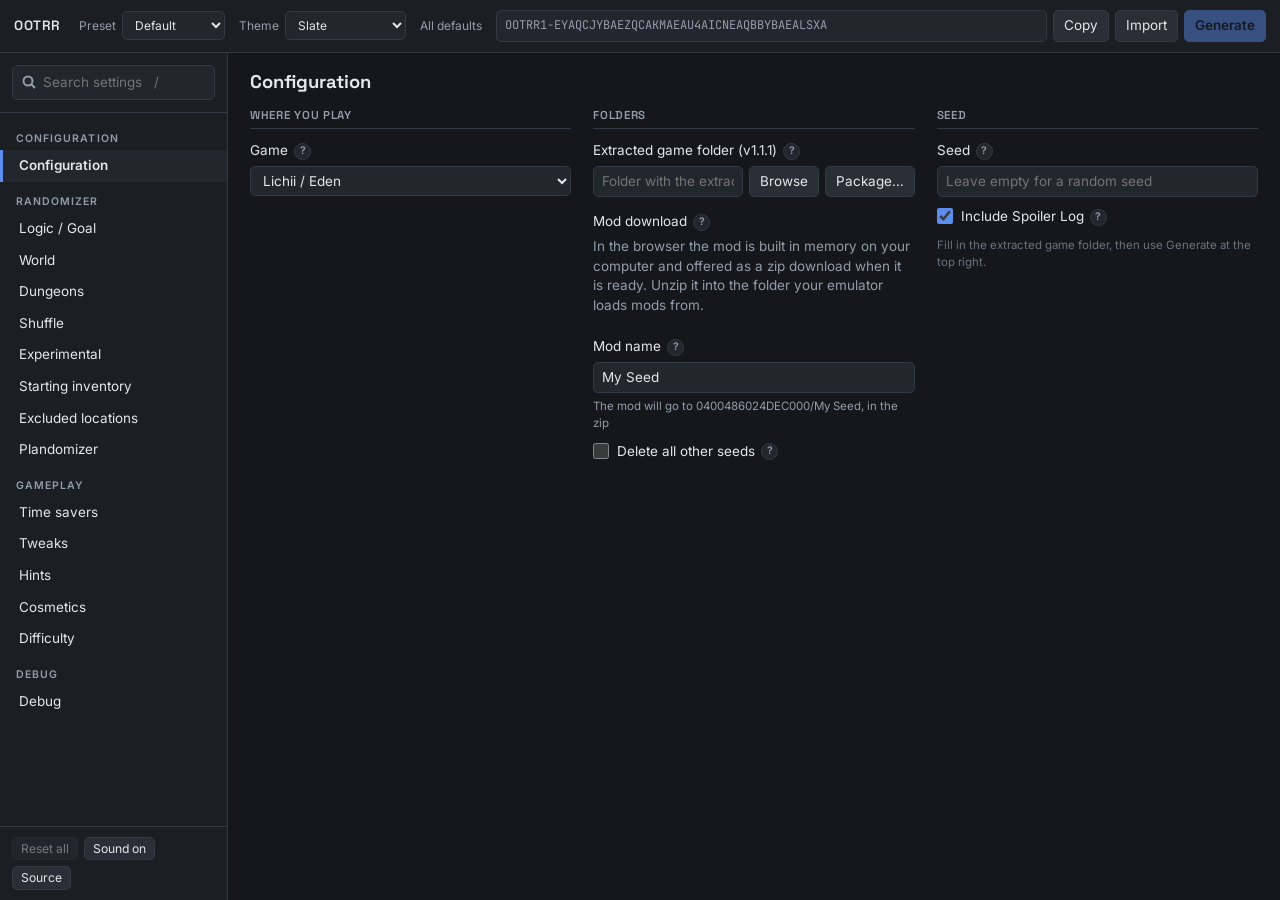
<file: index.html>
<!doctype html>
<html lang="en" data-theme="slate">
<head>
<meta charset="utf-8">
<meta name="viewport" content="width=device-width, initial-scale=1">
<meta name="color-scheme" content="light dark">
<meta name="referrer" content="no-referrer">
<title>OOTRR Web</title>
<link rel="icon" href="data:,">
<link rel="stylesheet" href="style.css">
<link rel="stylesheet" href="themes.css">
<link rel="stylesheet" href="hyrule.css">
<link rel="stylesheet" href="menu.css">
<script type="module" src="app.js"></script>
</head>
<body>
<a class="skip" href="#main">Skip to content</a>
<div class="app">
<header class="mtop" id="topbar">
<span class="mbrand"><span class="mlogo" aria-hidden="true"></span>OOTRR</span>
</header>
<div id="update" class="update hide" role="status"></div>
<div class="mbody">
<aside class="mside" id="side" aria-label="Settings menu"></aside>
<main id="main" class="mmain" tabindex="-1"><p class="loading">Loading</p></main>
</div>
</div>
<div id="tip" class="tip" role="tooltip" hidden></div>
<div id="toast" class="toast" role="status" aria-live="polite"></div>
<noscript><p class="notice error">This page needs JavaScript.</p></noscript>
</body>
</html>
</file>
<file: style.css>
:root {
  color-scheme: light dark;
  --bg: #f4f6f3;
  --card: #ffffff;
  --card2: #eef2ee;
  --text: #1c231f;
  --muted: #56635b;
  --line: #d5dcd6;
  --accent: #2c7a4d;
  --accent-text: #ffffff;
  --accent-soft: #dcefe3;
  --warn: #8a5300;
  --warn-bg: #fff1d6;
  --err: #a8231b;
  --err-bg: #fde4e1;
  --ok: #1d6b3a;
  --ok-bg: #dcf1e3;
  --info-bg: #e3eefb;
  --info: #204f86;
  --focus: #1a5fd0;
  --radius: 10px;
  --gap: 16px;
  --mono: ui-monospace, SFMono-Regular, Menlo, Consolas, "Liberation Mono", monospace;
  --sans: system-ui, -apple-system, "Segoe UI", Roboto, "Helvetica Neue", Arial, sans-serif;
}

@media (prefers-color-scheme: dark) {
  :root {
    --bg: #0f1311;
    --card: #181e1b;
    --card2: #202823;
    --text: #e6ece8;
    --muted: #9aa8a0;
    --line: #2c352f;
    --accent: #55b97f;
    --accent-text: #08130c;
    --accent-soft: #1c3426;
    --warn: #f0b95a;
    --warn-bg: #3a2c10;
    --err: #ff8f86;
    --err-bg: #43191a;
    --ok: #7fd6a0;
    --ok-bg: #173323;
    --info-bg: #17283d;
    --info: #8fbaf0;
    --focus: #7cb0ff;
  }
}

* { box-sizing: border-box; }

html { -webkit-text-size-adjust: 100%; }

body {
  margin: 0;
  background: var(--bg);
  color: var(--text);
  font: 16px/1.5 var(--sans);
}

h1, h2, h3 { line-height: 1.2; margin: 0 0 8px; }
h1 { font-size: 1.6rem; }
h2 { font-size: 1.25rem; }
h3 { font-size: 1.05rem; }
p { margin: 0 0 12px; }

a { color: var(--accent); }

:focus-visible { outline: 3px solid var(--focus); outline-offset: 2px; }

.skip { position: absolute; left: -999px; top: 0; background: var(--card); padding: 8px 12px; z-index: 50; }
.skip:focus { left: 8px; top: 8px; }

.top { position: sticky; top: 0; z-index: 20; background: var(--card); border-bottom: 1px solid var(--line); }
.top-in { max-width: 1100px; margin: 0 auto; display: flex; align-items: center; gap: 12px; padding: 8px 16px; flex-wrap: wrap; }
.brand { display: flex; align-items: center; gap: 8px; font-weight: 700; letter-spacing: 0.04em; }
.logo { width: 22px; height: 22px; border-radius: 6px; background: linear-gradient(135deg, var(--accent), var(--info)); display: inline-block; }

.steps { display: flex; gap: 6px; overflow-x: auto; flex: 1; min-width: 0; padding: 2px; scrollbar-width: thin; }
.step {
  appearance: none; border: 1px solid var(--line); background: var(--card2); color: var(--text);
  border-radius: 999px; padding: 8px 14px; min-height: 44px; font: inherit; cursor: pointer; white-space: nowrap;
  display: inline-flex; align-items: center; gap: 8px;
}
.step .n { display: inline-grid; place-items: center; width: 22px; height: 22px; border-radius: 50%; background: var(--line); font-size: 0.8rem; font-weight: 700; }
.step[aria-current="step"] { background: var(--accent); color: var(--accent-text); border-color: var(--accent); }
.step[aria-current="step"] .n { background: rgba(255, 255, 255, 0.28); color: inherit; }
.step.done .n { background: var(--ok-bg); color: var(--ok); }

main { max-width: 1000px; margin: 0 auto; padding: 20px 16px 80px; outline: none; }
main:focus-visible { outline: none; }

.card { background: var(--card); border: 1px solid var(--line); border-radius: var(--radius); padding: 16px; margin-bottom: var(--gap); }
.card > :last-child { margin-bottom: 0; }
.muted { color: var(--muted); }
.small { font-size: 0.875rem; }
.mono { font-family: var(--mono); }
.grow { flex: 1 1 auto; min-width: 0; }
.row { display: flex; gap: 10px; align-items: center; flex-wrap: wrap; }
.row.top { align-items: flex-start; }
.between { justify-content: space-between; }
.stack > * + * { margin-top: 12px; }
.gap-s { gap: 6px; }

label.lbl { display: block; font-weight: 600; margin-bottom: 4px; }

input[type="text"], input[type="number"], input[type="search"], select, textarea {
  width: 100%; min-height: 44px; padding: 8px 12px; font: inherit; color: var(--text); background: var(--card);
  border: 1px solid var(--line); border-radius: 8px;
}
input[type="number"] { max-width: 9em; }
textarea { min-height: 96px; resize: vertical; font-family: var(--mono); font-size: 0.9rem; }
input:disabled, select:disabled, textarea:disabled { opacity: 0.55; cursor: not-allowed; }
.pathrow { display: flex; gap: 8px; }
.pathrow input { flex: 1 1 auto; min-width: 0; }

.btn {
  appearance: none; font: inherit; font-weight: 600; cursor: pointer; min-height: 44px; padding: 8px 18px;
  border-radius: 8px; border: 1px solid var(--line); background: var(--card2); color: var(--text);
  display: inline-flex; align-items: center; justify-content: center; gap: 8px; text-decoration: none;
}
.btn:hover { border-color: var(--accent); }
.btn.primary { background: var(--accent); color: var(--accent-text); border-color: var(--accent); }
.btn.primary:hover { filter: brightness(1.08); }
.btn.small { min-height: 36px; padding: 4px 12px; font-size: 0.875rem; }
a.btn { text-decoration: none; display: inline-flex; align-items: center; }
.btn:disabled { opacity: 0.5; cursor: not-allowed; filter: none; }

.notice { white-space: pre-line; border-radius: 8px; padding: 10px 14px; margin: 0 0 12px; border: 1px solid transparent; }
.notice.info { background: var(--info-bg); color: var(--info); }
.notice.warn { background: var(--warn-bg); color: var(--warn); }
.notice.error { background: var(--err-bg); color: var(--err); }
.notice.ok { background: var(--ok-bg); color: var(--ok); }
.notice > :last-child { margin-bottom: 0; }

.checks { list-style: none; margin: 8px 0 0; padding: 0; }
.checks li { display: flex; gap: 8px; align-items: baseline; }
.mark { font-weight: 700; width: 1.2em; text-align: center; flex: none; }
.mark.ok { color: var(--ok); }
.mark.bad { color: var(--err); }
.mark.wait { color: var(--muted); }

.tabs { display: flex; gap: 6px; overflow-x: auto; padding: 2px 2px 8px; scrollbar-width: thin; }
.tab {
  appearance: none; font: inherit; cursor: pointer; border: 1px solid var(--line); background: var(--card2); color: var(--text);
  border-radius: 8px; padding: 8px 14px; min-height: 44px; white-space: nowrap;
}
.tab[aria-selected="true"] { background: var(--accent-soft); border-color: var(--accent); font-weight: 700; }

.toolbar { display: grid; gap: 10px; grid-template-columns: 1fr; margin-bottom: 12px; }
@media (min-width: 700px) { .toolbar { grid-template-columns: 1fr 1fr; } }

.settings { display: grid; gap: 12px; grid-template-columns: 1fr; }
@media (min-width: 800px) { .settings { grid-template-columns: 1fr 1fr; } }
.setting { background: var(--card); border: 1px solid var(--line); border-radius: var(--radius); padding: 12px 14px; }
.setting[hidden] { display: none; }
.setting.off { opacity: 0.6; background: var(--card2); }
.setting.wide { grid-column: 1 / -1; }
.setting .head { display: flex; gap: 8px; align-items: baseline; justify-content: space-between; margin-bottom: 6px; }
.setting .title { font-weight: 600; }
.badge { font-size: 0.72rem; border: 1px solid var(--line); border-radius: 999px; padding: 1px 8px; color: var(--muted); white-space: nowrap; }
.hint { color: var(--muted); font-size: 0.875rem; margin-top: 6px; overflow-wrap: anywhere; }
.depnote { color: var(--warn); font-size: 0.875rem; margin-top: 6px; }
.groupnote { color: var(--muted); margin: 0 0 12px; }

.switch { display: flex; align-items: center; gap: 12px; min-height: 44px; cursor: pointer; }
.switch input { width: 22px; height: 22px; accent-color: var(--accent); flex: none; }

.chips { display: flex; flex-wrap: wrap; gap: 6px; margin-top: 8px; }
.chip { display: inline-flex; align-items: center; gap: 6px; border: 1px solid var(--line); border-radius: 999px; padding: 6px 12px; min-height: 40px; background: var(--card); cursor: pointer; }
.chip input { accent-color: var(--accent); width: 18px; height: 18px; }
.chip.on { background: var(--accent-soft); border-color: var(--accent); }
details > summary { cursor: pointer; min-height: 44px; display: flex; align-items: center; font-weight: 600; }

.stringbar { background: var(--card); border: 1px solid var(--line); border-radius: var(--radius); padding: 12px 14px; margin-bottom: 12px; }
.stringbox { display: flex; gap: 8px; }
.stringbox input { font-family: var(--mono); font-size: 0.9rem; flex: 1 1 auto; min-width: 0; }

.preset-grid { display: grid; gap: 8px; grid-template-columns: repeat(auto-fill, minmax(150px, 1fr)); margin-bottom: 12px; }
.preset { text-align: left; appearance: none; font: inherit; color: var(--text); cursor: pointer; background: var(--card); border: 1px solid var(--line); border-radius: 8px; padding: 10px 12px; min-height: 44px; }
.preset[aria-pressed="true"] { border-color: var(--accent); background: var(--accent-soft); }
.preset:disabled { opacity: 0.5; cursor: not-allowed; }
.preset b { display: block; }
.preset span { color: var(--muted); font-size: 0.82rem; }

.table-wrap { overflow-x: auto; border: 1px solid var(--line); border-radius: 8px; }
table { border-collapse: collapse; width: 100%; font-size: 0.92rem; }
th, td { text-align: left; padding: 8px 12px; border-bottom: 1px solid var(--line); vertical-align: top; overflow-wrap: anywhere; }
th { background: var(--card2); position: sticky; top: 0; }
tr:last-child td { border-bottom: none; }

dl.kv { display: grid; grid-template-columns: max-content 1fr; gap: 4px 16px; margin: 0; }
dl.kv dt { color: var(--muted); }
dl.kv dd { margin: 0; overflow-wrap: anywhere; }
@media (max-width: 520px) { dl.kv { grid-template-columns: 1fr; gap: 0; } dl.kv dd { margin-bottom: 8px; } }

progress { width: 100%; height: 14px; accent-color: var(--accent); }
.steps-list { list-style: none; padding: 0; margin: 8px 0; }
.steps-list li { display: flex; gap: 8px; padding: 4px 0; }

.overlay { position: fixed; inset: 0; background: rgba(0, 0, 0, 0.5); z-index: 40; display: grid; place-items: center; padding: 12px; }
.dialog { background: var(--card); border: 1px solid var(--line); border-radius: var(--radius); width: min(640px, 100%); max-height: min(88vh, 720px); display: flex; flex-direction: column; }
.dialog > header { padding: 12px 16px; border-bottom: 1px solid var(--line); }
.dialog > footer { padding: 12px 16px; border-top: 1px solid var(--line); display: flex; gap: 8px; justify-content: flex-end; flex-wrap: wrap; }
.dialog .body { padding: 12px 16px; overflow: auto; flex: 1 1 auto; }
.ents { list-style: none; margin: 8px 0 0; padding: 0; }
.ents button { appearance: none; width: 100%; text-align: left; font: inherit; color: var(--text); background: none; border: 0; border-bottom: 1px solid var(--line); padding: 10px 6px; min-height: 44px; cursor: pointer; display: flex; gap: 10px; }
.ents button:hover:not(:disabled) { background: var(--card2); }
.ents button:disabled { color: var(--muted); cursor: default; }

.toast { position: fixed; left: 50%; bottom: 16px; transform: translateX(-50%); z-index: 60; max-width: min(92vw, 520px); pointer-events: none; }
.toast .t { background: var(--text); color: var(--bg); padding: 10px 16px; border-radius: 8px; margin-top: 8px; box-shadow: 0 4px 16px rgba(0, 0, 0, 0.3); }

.loading { color: var(--muted); }
.hide { display: none !important; }
.update { background: var(--info-bg); color: var(--info); border-bottom: 1px solid var(--line); }
.update-in { max-width: 1000px; margin: 0 auto; padding: 8px 16px; display: flex; align-items: center; justify-content: center; gap: 10px; flex-wrap: wrap; }
.update-text { flex: 0 1 auto; text-align: center; }
.plando-list { list-style: none; padding: 0; margin: 8px 0; display: grid; gap: 6px; }
.plando-list li { display: flex; align-items: center; justify-content: space-between; gap: 8px; }
.plando-list li span { min-width: 0; overflow-wrap: anywhere; }

@media (max-width: 700px) {
  .steps { order: 3; flex: 1 1 100%; }
}

@media (max-width: 520px) {
  main { padding: 14px 12px 80px; }
  .top-in { padding: 6px 12px; }
  .card { padding: 12px; }
  .brand .name { display: none; }
  .btn.block-s { width: 100%; }
}

@media (prefers-reduced-motion: no-preference) {
  .btn, .step, .tab, .preset, .chip { transition: background-color 0.12s, border-color 0.12s; }
}

.excl-pool { list-style: none; padding: 0; margin: 8px 0; max-height: 180px; overflow: auto; display: grid; gap: 2px; }
.excl-pool li { padding: 4px 8px; border-radius: 6px; cursor: grab; background: var(--surface-2, rgba(128,128,128,.12)); overflow-wrap: anywhere; }
.excl-zone { min-height: 48px; padding: 8px; border: 2px dashed rgba(128,128,128,.5); border-radius: 8px; }
.excl-zone.over { border-color: currentColor; }
.excl-chosen { list-style: none; padding: 0; margin: 0; display: grid; gap: 6px; }
.excl-chosen li { display: flex; align-items: center; justify-content: space-between; gap: 8px; }
.excl-chosen li span { min-width: 0; overflow-wrap: anywhere; }
</file>
<file: themes.css>
.themepick { margin-left: auto; flex: none; }
.themepick select { width: auto; min-height: 36px; padding: 4px 10px; font-size: 0.9rem; }

html[data-theme="win95"] {
  color-scheme: light;
  --bg: #008080;
  --card: #c0c0c0;
  --card2: #c0c0c0;
  --text: #000000;
  --muted: #404040;
  --line: #808080;
  --accent: #000080;
  --accent-text: #ffffff;
  --accent-soft: #ffffff;
  --warn: #5c3d00;
  --warn-bg: #ffffcc;
  --err: #800000;
  --err-bg: #ffd8d8;
  --ok: #004d00;
  --ok-bg: #d8ffd8;
  --info: #000080;
  --info-bg: #e0e8ff;
  --focus: #000080;
  --radius: 0px;
  --sans: Tahoma, "MS Sans Serif", "Microsoft Sans Serif", Arial, sans-serif;
  --mono: "Lucida Console", "Courier New", monospace;
}
html[data-theme="win95"] body { font-size: 14px; }
html[data-theme="win95"] :focus-visible { outline: 1px dotted #000; outline-offset: -4px; }
html[data-theme="win95"] .top { background: linear-gradient(90deg, #000080, #1084d0); color: #fff; border-bottom: 2px solid #404040; }
html[data-theme="win95"] .brand, html[data-theme="win95"] .brand .name { color: #fff; }
html[data-theme="win95"] .card,
html[data-theme="win95"] .setting,
html[data-theme="win95"] .stringbar,
html[data-theme="win95"] .dialog {
  border: 0;
  box-shadow: inset -1px -1px #404040, inset 1px 1px #ffffff, inset -2px -2px #808080, inset 2px 2px #dfdfdf;
}
html[data-theme="win95"] .card > h2:first-child {
  background: linear-gradient(90deg, #000080, #1084d0); color: #fff; margin: -16px -16px 12px; padding: 3px 8px; font-size: 0.95rem;
}
html[data-theme="win95"] .btn,
html[data-theme="win95"] .step,
html[data-theme="win95"] .tab,
html[data-theme="win95"] .preset,
html[data-theme="win95"] .chip,
html[data-theme="win95"] .themepick select {
  border: 0; border-radius: 0; background: #c0c0c0; color: #000;
  box-shadow: inset -1px -1px #000000, inset 1px 1px #ffffff, inset -2px -2px #808080, inset 2px 2px #dfdfdf;
}
html[data-theme="win95"] .btn:active,
html[data-theme="win95"] .step:active,
html[data-theme="win95"] .tab[aria-selected="true"],
html[data-theme="win95"] .preset[aria-pressed="true"],
html[data-theme="win95"] .chip.on {
  background: #d8d8d8;
  box-shadow: inset 1px 1px #000000, inset -1px -1px #ffffff, inset 2px 2px #808080, inset -2px -2px #dfdfdf;
}
html[data-theme="win95"] .btn.primary { font-weight: 700; outline: 1px solid #000; background: #c0c0c0; color: #000; }
html[data-theme="win95"] .btn.primary:hover { filter: none; }
html[data-theme="win95"] .btn:hover { border-color: transparent; }
html[data-theme="win95"] .step[aria-current="step"] { background: #000080; color: #fff; }
html[data-theme="win95"] .step .n { background: #808080; color: #fff; border-radius: 0; }
html[data-theme="win95"] input[type="text"],
html[data-theme="win95"] input[type="number"],
html[data-theme="win95"] input[type="search"],
html[data-theme="win95"] select,
html[data-theme="win95"] textarea {
  border: 0; border-radius: 0; background: #ffffff;
  box-shadow: inset -1px -1px #ffffff, inset 1px 1px #808080, inset -2px -2px #dfdfdf, inset 2px 2px #404040;
}
html[data-theme="win95"] .themepick select { background: #c0c0c0; }
html[data-theme="win95"] .table-wrap { border: 0; box-shadow: inset 1px 1px #808080, inset -1px -1px #ffffff; background: #fff; }
html[data-theme="win95"] th { background: #c0c0c0; box-shadow: inset -1px -1px #404040, inset 1px 1px #ffffff; }
html[data-theme="win95"] .notice { border: 1px solid #000; border-radius: 0; }
html[data-theme="win95"] progress { accent-color: #000080; }
html[data-theme="win95"] .badge, html[data-theme="win95"] .chip { border-radius: 0; }
html[data-theme="win95"] .toast .t { background: #ffffe1; color: #000; border: 1px solid #000; border-radius: 0; box-shadow: none; }

html[data-theme="winxp"] {
  color-scheme: light;
  --bg: #5a8fe0;
  --card: #ece9d8;
  --card2: #f6f4ea;
  --text: #000000;
  --muted: #4a4a4a;
  --line: #aca899;
  --accent: #316ac5;
  --accent-text: #ffffff;
  --accent-soft: #c1d2ee;
  --warn: #6b4500;
  --warn-bg: #fff8c9;
  --err: #8a1a12;
  --err-bg: #fde4e1;
  --ok: #1b5e20;
  --ok-bg: #dff3d9;
  --info: #0a3a85;
  --info-bg: #dbe8fb;
  --focus: #316ac5;
  --radius: 4px;
  --sans: Tahoma, "Trebuchet MS", "Segoe UI", Arial, sans-serif;
}
html[data-theme="winxp"] body {
  font-size: 14px;
  background: linear-gradient(180deg, #2a62d6 0%, #7ab0f0 38%, #bfe0ff 46%, #7bbf4a 47%, #3f8a22 100%) fixed;
}
html[data-theme="winxp"] .top { background: linear-gradient(180deg, #245edb 0%, #3f8cf3 10%, #245edb 55%, #1941a5 100%); border-bottom: 2px solid #0b2a86; color: #fff; }
html[data-theme="winxp"] .brand, html[data-theme="winxp"] .brand .name { color: #fff; text-shadow: 1px 1px 0 #0b2a86; }
html[data-theme="winxp"] .card,
html[data-theme="winxp"] .dialog {
  border: 3px solid #0831d9; border-top-width: 0; border-radius: 0 0 6px 6px; overflow: hidden;
  box-shadow: 2px 4px 10px rgba(0, 0, 0, 0.35);
}
html[data-theme="winxp"] .card > h2:first-child {
  background: linear-gradient(180deg, #0a5fe0 0%, #3a93ff 9%, #0a5fe0 22%, #0050d0 88%, #003fc0 100%);
  color: #fff; text-shadow: 1px 1px 0 #0a246a; margin: -16px -16px 12px; padding: 5px 10px; font-size: 0.95rem; border-radius: 7px 7px 0 0;
}
html[data-theme="winxp"] .setting, html[data-theme="winxp"] .stringbar { border: 1px solid #aca899; border-radius: 3px; background: #f6f4ea; }
html[data-theme="winxp"] .btn,
html[data-theme="winxp"] .tab,
html[data-theme="winxp"] .preset,
html[data-theme="winxp"] .chip,
html[data-theme="winxp"] .themepick select {
  border: 1px solid #003c74; border-radius: 3px; color: #000;
  background: linear-gradient(180deg, #ffffff 0%, #f1f0e8 80%, #d6d0c0 100%);
}
html[data-theme="winxp"] .btn:hover, html[data-theme="winxp"] .tab:hover { box-shadow: inset 0 0 0 2px #f9c346; border-color: #003c74; }
html[data-theme="winxp"] .btn.primary { background: linear-gradient(180deg, #8fdc7b 0%, #3ea53a 50%, #2b8a29 100%); color: #fff; text-shadow: 0 1px 1px #145214; border-color: #145214; }
html[data-theme="winxp"] .step { border: 1px solid #0b2a86; border-radius: 3px; color: #fff; background: linear-gradient(180deg, #4f94f5, #2b61d8); }
html[data-theme="winxp"] .step[aria-current="step"] { background: linear-gradient(180deg, #8fdc7b 0%, #3ea53a 50%, #2b8a29 100%); border-color: #145214; }
html[data-theme="winxp"] .step .n { background: rgba(255, 255, 255, 0.3); color: #fff; }
html[data-theme="winxp"] .tab[aria-selected="true"], html[data-theme="winxp"] .preset[aria-pressed="true"], html[data-theme="winxp"] .chip.on { background: #c1d2ee; border-color: #316ac5; }
html[data-theme="winxp"] input[type="text"],
html[data-theme="winxp"] input[type="number"],
html[data-theme="winxp"] input[type="search"],
html[data-theme="winxp"] select,
html[data-theme="winxp"] textarea { border: 1px solid #7f9db9; border-radius: 2px; background: #fff; }
html[data-theme="winxp"] th { background: linear-gradient(180deg, #ffffff, #ece9d8); }
html[data-theme="winxp"] .table-wrap { border: 1px solid #7f9db9; border-radius: 2px; }
html[data-theme="winxp"] .toast .t { background: #ffffe1; color: #000; border: 1px solid #000; }

html[data-theme="vista"] {
  color-scheme: dark;
  --bg: #0d2c4d;
  --card: rgba(255, 255, 255, 0.16);
  --card2: rgba(255, 255, 255, 0.24);
  --text: #ffffff;
  --muted: #d2e4f6;
  --line: rgba(255, 255, 255, 0.5);
  --accent: #4ab8ff;
  --accent-text: #04233f;
  --accent-soft: rgba(74, 184, 255, 0.35);
  --warn: #fff0b0;
  --warn-bg: rgba(255, 190, 40, 0.32);
  --err: #ffd4cf;
  --err-bg: rgba(220, 50, 40, 0.42);
  --ok: #d4ffd9;
  --ok-bg: rgba(50, 190, 80, 0.36);
  --info: #e3f1ff;
  --info-bg: rgba(60, 140, 230, 0.36);
  --focus: #ffffff;
  --radius: 8px;
  --sans: "Segoe UI", Calibri, "Trebuchet MS", system-ui, sans-serif;
}
html[data-theme="vista"] body {
  background:
    radial-gradient(ellipse 60% 45% at 18% 12%, rgba(90, 210, 255, 0.75), transparent 70%),
    radial-gradient(ellipse 55% 50% at 85% 25%, rgba(60, 220, 160, 0.55), transparent 70%),
    radial-gradient(ellipse 70% 55% at 50% 110%, rgba(20, 90, 200, 0.85), transparent 70%),
    linear-gradient(160deg, #0b2547, #0d4a78 55%, #0a2f55) fixed;
  text-shadow: 0 1px 2px rgba(0, 20, 50, 0.55);
}
html[data-theme="vista"] .top, html[data-theme="vista"] .card, html[data-theme="vista"] .setting, html[data-theme="vista"] .stringbar, html[data-theme="vista"] .dialog {
  -webkit-backdrop-filter: blur(14px) saturate(1.4); backdrop-filter: blur(14px) saturate(1.4);
  border: 1px solid rgba(255, 255, 255, 0.55);
  box-shadow: 0 6px 22px rgba(0, 20, 60, 0.45), inset 0 1px 0 rgba(255, 255, 255, 0.6), inset 0 0 0 1px rgba(255, 255, 255, 0.12);
}
html[data-theme="vista"] .card > h2:first-child { margin: -16px -16px 12px; padding: 6px 12px; background: linear-gradient(180deg, rgba(255, 255, 255, 0.5), rgba(255, 255, 255, 0.12) 50%, rgba(255, 255, 255, 0.2) 52%); border-radius: 7px 7px 0 0; font-size: 1rem; }
html[data-theme="vista"] .btn,
html[data-theme="vista"] .tab,
html[data-theme="vista"] .preset,
html[data-theme="vista"] .chip,
html[data-theme="vista"] .themepick select {
  color: #0a1a2e; text-shadow: none; border: 1px solid rgba(20, 40, 70, 0.7); border-radius: 4px;
  background: linear-gradient(180deg, #fbfdff 0%, #e4edf8 48%, #c9d9ee 52%, #dbe8f8 100%);
  box-shadow: inset 0 1px 0 rgba(255, 255, 255, 0.9), 0 1px 2px rgba(0, 20, 50, 0.4);
}
html[data-theme="vista"] .btn:hover { background: linear-gradient(180deg, #ffffff 0%, #d9f0ff 48%, #a9dcff 52%, #c9ecff 100%); border-color: #1d6fb5; }
html[data-theme="vista"] .btn.primary { background: linear-gradient(180deg, #d9f3ff 0%, #8fd3ff 48%, #3fa8ef 52%, #85d1ff 100%); border-color: #0e5d9e; font-weight: 700; }
html[data-theme="vista"] .step { color: #0a1a2e; text-shadow: none; border: 1px solid rgba(20, 40, 70, 0.7); background: linear-gradient(180deg, #fbfdff, #dbe8f8); }
html[data-theme="vista"] .step[aria-current="step"] { background: linear-gradient(180deg, #d9f3ff 0%, #8fd3ff 48%, #3fa8ef 52%, #85d1ff 100%); }
html[data-theme="vista"] .step .n { background: rgba(10, 30, 60, 0.18); color: #0a1a2e; }
html[data-theme="vista"] .tab[aria-selected="true"], html[data-theme="vista"] .preset[aria-pressed="true"], html[data-theme="vista"] .chip.on { background: linear-gradient(180deg, #d9f3ff, #8fd3ff); }
html[data-theme="vista"] input[type="text"],
html[data-theme="vista"] input[type="number"],
html[data-theme="vista"] input[type="search"],
html[data-theme="vista"] select,
html[data-theme="vista"] textarea { background: rgba(255, 255, 255, 0.92); color: #0a1a2e; text-shadow: none; border: 1px solid rgba(20, 40, 70, 0.6); border-radius: 4px; }
html[data-theme="vista"] th { background: rgba(255, 255, 255, 0.3); }
html[data-theme="vista"] .table-wrap { background: rgba(0, 20, 50, 0.3); }
html[data-theme="vista"] .ents button, html[data-theme="vista"] .ents button:hover:not(:disabled) { color: #fff; }

html[data-theme="pinkblack"] {
  color-scheme: dark;
  --bg: #070707;
  --card: #141014;
  --card2: #1e1420;
  --text: #ffe6f3;
  --muted: #cf8fb0;
  --line: #43203a;
  --accent: #ff2d95;
  --accent-text: #0a0a0a;
  --accent-soft: #3d0f2b;
  --warn: #ffd37a;
  --warn-bg: #3a2a10;
  --err: #ff9aa8;
  --err-bg: #44131f;
  --ok: #9ff0c6;
  --ok-bg: #12331f;
  --info: #ffb3dc;
  --info-bg: #2f1330;
  --focus: #ff7ac1;
  --radius: 4px;
}
html[data-theme="pinkblack"] body { background: radial-gradient(ellipse at 50% -10%, #3a0d2a 0%, #070707 60%) fixed; }
html[data-theme="pinkblack"] .top { border-bottom: 2px solid #ff2d95; box-shadow: 0 2px 18px rgba(255, 45, 149, 0.35); }
html[data-theme="pinkblack"] .brand .name { color: #ff2d95; text-shadow: 0 0 10px rgba(255, 45, 149, 0.8); }
html[data-theme="pinkblack"] .logo { background: #ff2d95; box-shadow: 0 0 12px #ff2d95; border-radius: 2px; }
html[data-theme="pinkblack"] .card, html[data-theme="pinkblack"] .setting, html[data-theme="pinkblack"] .stringbar { border-color: #5a2147; }
html[data-theme="pinkblack"] .card > h2:first-child { color: #ff2d95; text-transform: uppercase; letter-spacing: 0.08em; }
html[data-theme="pinkblack"] .btn.primary { box-shadow: 0 0 14px rgba(255, 45, 149, 0.55); }
html[data-theme="pinkblack"] .btn:hover { border-color: #ff2d95; }
html[data-theme="pinkblack"] .step[aria-current="step"] { box-shadow: 0 0 12px rgba(255, 45, 149, 0.6); }
html[data-theme="pinkblack"] progress { accent-color: #ff2d95; }
html[data-theme="pinkblack"] th { color: #ff7ac1; }

html[data-theme="terminal"] {
  color-scheme: dark;
  --bg: #000000;
  --card: #020a03;
  --card2: #04140a;
  --text: #39ff6a;
  --muted: #1fb446;
  --line: #0f6a2a;
  --accent: #39ff6a;
  --accent-text: #000000;
  --accent-soft: #063d17;
  --warn: #ffd84a;
  --warn-bg: #2a2400;
  --err: #ff5a5a;
  --err-bg: #2a0606;
  --ok: #39ff6a;
  --ok-bg: #04200c;
  --info: #5affd0;
  --info-bg: #02201a;
  --focus: #b6ffc8;
  --radius: 0px;
  --sans: var(--mono);
}
html[data-theme="terminal"] body { font-size: 15px; text-shadow: 0 0 5px rgba(57, 255, 106, 0.45); }
html[data-theme="terminal"] .brand .name::before { content: "> "; }
html[data-theme="terminal"] .logo { border-radius: 0; background: #39ff6a; }
html[data-theme="terminal"] .btn, html[data-theme="terminal"] .step, html[data-theme="terminal"] .tab, html[data-theme="terminal"] .preset, html[data-theme="terminal"] .chip { border-radius: 0; text-transform: lowercase; }
html[data-theme="terminal"] .step { border-radius: 0; }
html[data-theme="terminal"] input, html[data-theme="terminal"] select, html[data-theme="terminal"] textarea { border-radius: 0; }

html[data-theme="nord"] {
  color-scheme: dark;
  --bg: #2e3440;
  --card: #3b4252;
  --card2: #434c5e;
  --text: #eceff4;
  --muted: #b4bccb;
  --line: #4c566a;
  --accent: #88c0d0;
  --accent-text: #2e3440;
  --accent-soft: #3d5663;
  --warn: #ebcb8b;
  --warn-bg: #4a4130;
  --err: #e29ca3;
  --err-bg: #4f3338;
  --ok: #b5d3a0;
  --ok-bg: #384a3c;
  --info: #9db6d4;
  --info-bg: #34455a;
  --focus: #8fbcbb;
}

html[data-theme="sunset"] {
  color-scheme: dark;
  --bg: #1a0f26;
  --card: #2a1738;
  --card2: #3a1f4a;
  --text: #ffeedd;
  --muted: #d8b7c9;
  --line: #5a2f63;
  --accent: #ff8a3d;
  --accent-text: #1a0b05;
  --accent-soft: #4b2a3f;
  --warn: #ffd37a;
  --warn-bg: #44301a;
  --err: #ff9f9f;
  --err-bg: #4a1a2a;
  --ok: #a7f0c0;
  --ok-bg: #173a2c;
  --info: #ffc2ea;
  --info-bg: #3a1e4a;
  --focus: #ffb36b;
  --radius: 12px;
}
html[data-theme="sunset"] body { background: linear-gradient(180deg, #2b1148 0%, #5a1d5a 40%, #b5413f 78%, #ff8a3d 100%) fixed; }
html[data-theme="sunset"] .card, html[data-theme="sunset"] .setting, html[data-theme="sunset"] .stringbar { background: rgba(26, 12, 38, 0.82); }
html[data-theme="sunset"] .top { background: rgba(26, 12, 38, 0.9); }

html[data-theme="paper"] {
  color-scheme: light;
  --bg: #f1e8d2;
  --card: #fbf6e8;
  --card2: #f1e7cf;
  --text: #3b2f1e;
  --muted: #6e5d44;
  --line: #d7c8a4;
  --accent: #8f4a1c;
  --accent-text: #ffffff;
  --accent-soft: #ecd8b4;
  --warn: #7a4a00;
  --warn-bg: #fbeabf;
  --err: #8a1f17;
  --err-bg: #f8dcd5;
  --ok: #2f5d2a;
  --ok-bg: #e0ecd0;
  --info: #274b6e;
  --info-bg: #dde6ee;
  --focus: #8f4a1c;
  --radius: 6px;
  --sans: Georgia, "Iowan Old Style", "Palatino Linotype", serif;
}

html[data-theme="contrast"] {
  color-scheme: dark;
  --bg: #000000;
  --card: #000000;
  --card2: #000000;
  --text: #ffffff;
  --muted: #e6e6e6;
  --line: #ffffff;
  --accent: #ffff00;
  --accent-text: #000000;
  --accent-soft: #1c1c00;
  --warn: #ffff00;
  --warn-bg: #000000;
  --err: #ff8080;
  --err-bg: #000000;
  --ok: #80ff80;
  --ok-bg: #000000;
  --info: #80d0ff;
  --info-bg: #000000;
  --focus: #00ffff;
  --radius: 0px;
}
html[data-theme="contrast"] .card, html[data-theme="contrast"] .setting, html[data-theme="contrast"] .btn, html[data-theme="contrast"] input, html[data-theme="contrast"] select, html[data-theme="contrast"] textarea, html[data-theme="contrast"] .notice { border-width: 2px; border-style: solid; border-color: #ffffff; }
html[data-theme="contrast"] .notice { border-color: currentColor; }
html[data-theme="contrast"] a { text-decoration: underline; }
</file>
<file: hyrule.css>
@font-face {
  font-family: "Cinzel";
  src: url("fonts/cinzel.woff2") format("woff2");
  font-weight: 400 900;
  font-style: normal;
  font-display: swap;
}

@font-face {
  font-family: "EB Garamond";
  src: url("fonts/garamond.woff2") format("woff2");
  font-weight: 400 800;
  font-style: normal;
  font-display: swap;
}

@font-face {
  font-family: "EB Garamond";
  src: url("fonts/garamond-italic.woff2") format("woff2");
  font-weight: 400 800;
  font-style: italic;
  font-display: swap;
}

html[data-theme="hyrule"] {
  color-scheme: dark;
  --bg: #0b2a1f;
  --card: #061710;
  --card2: #0d2418;
  --text: #efe3c2;
  --muted: #b9ad8f;
  --line: #4a4120;
  --accent: #d4a83a;
  --accent-text: #1b1405;
  --accent-soft: #17324b;
  --warn: #ffd777;
  --warn-bg: #3a2f10;
  --err: #ff9d8f;
  --err-bg: #431a15;
  --ok: #9fe3a8;
  --ok-bg: #143822;
  --info: #a9d4f0;
  --info-bg: #14303f;
  --focus: #4f8fd1;
  --radius: 2px;
  --sans: "EB Garamond", Georgia, "Times New Roman", serif;
  --display: "Cinzel", "Times New Roman", serif;
  --gold: #d4a83a;
  --gold-dim: #8a6d22;
  --gold-glow: rgba(212, 168, 58, 0.45);
  --hylian: #2f5d8c;
  --ease-out: cubic-bezier(0.2, 0.8, 0.2, 1);
}

html[data-theme="hyrule"] body {
  font-size: 18px;
  line-height: 1.55;
  background-color: var(--bg);
  background-image:
    radial-gradient(60rem 30rem at 20% -10%, rgba(47, 93, 140, 0.18), transparent 60%),
    radial-gradient(40rem 30rem at 90% 40%, rgba(212, 168, 58, 0.06), transparent 60%);
  background-attachment: fixed;
}

html[data-theme="hyrule"] ::selection { background: var(--hylian); color: var(--text); }
html[data-theme="hyrule"] a:hover { color: #f3d77a; }

html[data-theme="hyrule"] h1,
html[data-theme="hyrule"] h2,
html[data-theme="hyrule"] h3 {
  font-family: var(--display);
  color: var(--accent);
  letter-spacing: 0.06em;
}

html[data-theme="hyrule"] .top {
  background: rgba(6, 23, 16, 0.94);
  border-bottom: 2px solid var(--gold-dim);
  backdrop-filter: blur(6px);
  -webkit-backdrop-filter: blur(6px);
}

html[data-theme="hyrule"] .brand .name {
  font-family: var(--display);
  color: var(--accent);
  letter-spacing: 0.2em;
  text-shadow: 0 0 16px var(--gold-glow);
}

html[data-theme="hyrule"] .logo {
  width: 24px;
  height: 22px;
  background: linear-gradient(135deg, var(--accent), #f3d77a);
  clip-path: polygon(50% 0, 100% 100%, 0 100%);
  border-radius: 0;
}

html[data-theme="hyrule"] .steps { gap: 0; }

html[data-theme="hyrule"] .step {
  position: relative;
  border: 0;
  border-radius: 0;
  background: transparent;
  color: var(--text);
  font-family: var(--display);
  font-size: 0.82rem;
  letter-spacing: 0.14em;
  text-transform: uppercase;
  padding: 8px 16px 8px 24px;
}

html[data-theme="hyrule"] .step::before {
  content: "\25B6";
  position: absolute;
  left: 8px;
  top: 50%;
  transform: translateY(-50%) translateX(-6px);
  font-size: 0.55rem;
  color: var(--accent);
  opacity: 0;
}

html[data-theme="hyrule"] .step:hover,
html[data-theme="hyrule"] .step[aria-current="step"] { color: var(--accent); }

html[data-theme="hyrule"] .step:hover::before,
html[data-theme="hyrule"] .step[aria-current="step"]::before {
  opacity: 1;
  transform: translateY(-50%);
}

html[data-theme="hyrule"] .step[aria-current="step"] {
  background: var(--hylian);
  box-shadow: inset 0 -2px 0 var(--accent), 0 0 14px rgba(79, 143, 209, 0.35);
}

html[data-theme="hyrule"] .step .n {
  border-radius: 0;
  background: transparent;
  border: 1px solid var(--gold-dim);
  color: inherit;
}

html[data-theme="hyrule"] .step[aria-current="step"] .n {
  background: var(--accent);
  border-color: var(--accent);
  color: var(--accent-text);
}

html[data-theme="hyrule"] .step.done .n {
  background: var(--ok-bg);
  border-color: var(--ok);
  color: var(--ok);
}

html[data-theme="hyrule"] .card {
  position: relative;
  border: 2px solid var(--gold);
  border-radius: 0;
  background: var(--card);
  padding: 22px 24px;
  margin-bottom: 30px;
  box-shadow:
    inset 0 0 0 4px var(--card),
    inset 0 0 0 5px var(--gold-dim),
    0 20px 50px rgba(0, 0, 0, 0.35);
}

html[data-theme="hyrule"] .card::before,
html[data-theme="hyrule"] .card::after {
  content: "";
  position: absolute;
  left: 50%;
  width: 10px;
  height: 10px;
  margin-left: -5px;
  background: var(--accent);
  transform: rotate(45deg);
  pointer-events: none;
}

html[data-theme="hyrule"] .card::before { top: -6px; }
html[data-theme="hyrule"] .card::after { bottom: -6px; }

html[data-theme="hyrule"] .card > h2:first-child {
  font-size: 1.5rem;
  letter-spacing: 0.08em;
  margin-bottom: 14px;
}

html[data-theme="hyrule"] .setting,
html[data-theme="hyrule"] .stringbar {
  border: 1px solid var(--gold-dim);
  border-radius: 0;
  background: var(--card2);
}

html[data-theme="hyrule"] .setting:hover { border-color: var(--accent); }

html[data-theme="hyrule"] .dialog {
  border: 2px solid var(--gold);
  border-radius: 0;
  background: var(--card);
  box-shadow: inset 0 0 0 4px var(--card), inset 0 0 0 5px var(--gold-dim), 0 24px 60px rgba(0, 0, 0, 0.6);
}

html[data-theme="hyrule"] .dialog > header,
html[data-theme="hyrule"] .dialog > footer { border-color: var(--gold-dim); }

html[data-theme="hyrule"] .overlay { background: rgba(3, 12, 8, 0.72); }

html[data-theme="hyrule"] .btn {
  font-family: var(--display);
  font-size: 0.88rem;
  font-weight: 600;
  letter-spacing: 0.1em;
  text-transform: uppercase;
  border: 1px solid var(--gold-dim);
  border-radius: 0;
  background: transparent;
  color: var(--text);
}

html[data-theme="hyrule"] .btn:hover { border-color: var(--accent); color: var(--accent); }

html[data-theme="hyrule"] .btn.primary {
  background: var(--accent);
  border-color: var(--accent);
  color: var(--accent-text);
}

html[data-theme="hyrule"] .btn.primary:hover {
  color: var(--accent-text);
  filter: none;
  box-shadow: 0 8px 24px rgba(0, 0, 0, 0.35), 0 0 18px var(--gold-glow);
}

html[data-theme="hyrule"] .btn.small { font-size: 0.75rem; }
html[data-theme="hyrule"] .btn:active { transform: translateY(1px) scale(0.98); }

html[data-theme="hyrule"] .btn[aria-pressed="true"] {
  border-color: var(--accent);
  color: var(--accent);
  box-shadow: 0 0 12px rgba(212, 168, 58, 0.25);
}

html[data-theme="hyrule"] input[type="text"],
html[data-theme="hyrule"] input[type="number"],
html[data-theme="hyrule"] input[type="search"],
html[data-theme="hyrule"] select,
html[data-theme="hyrule"] textarea {
  background: var(--card);
  color: var(--text);
  border: 1px solid var(--gold-dim);
  border-radius: 0;
}

html[data-theme="hyrule"] input:focus,
html[data-theme="hyrule"] select:focus,
html[data-theme="hyrule"] textarea:focus { border-color: var(--accent); }

html[data-theme="hyrule"] .preset,
html[data-theme="hyrule"] .tab,
html[data-theme="hyrule"] .chip {
  border: 1px solid var(--gold-dim);
  border-radius: 0;
  background: transparent;
}

html[data-theme="hyrule"] .tab { font-family: var(--display); font-size: 0.85rem; letter-spacing: 0.08em; }
html[data-theme="hyrule"] .preset b { font-family: var(--display); letter-spacing: 0.06em; }

html[data-theme="hyrule"] .preset:hover:not(:disabled),
html[data-theme="hyrule"] .tab:hover,
html[data-theme="hyrule"] .chip:hover { border-color: var(--accent); background: rgba(47, 93, 140, 0.25); }

html[data-theme="hyrule"] .tab[aria-selected="true"],
html[data-theme="hyrule"] .preset[aria-pressed="true"],
html[data-theme="hyrule"] .chip.on {
  background: var(--accent-soft);
  border-color: var(--accent);
  color: var(--accent);
}

html[data-theme="hyrule"] .badge { border-color: var(--gold-dim); border-radius: 0; }

html[data-theme="hyrule"] .notice {
  border-radius: 0;
  border-left: 3px solid currentColor;
}

html[data-theme="hyrule"] .table-wrap { border: 1px solid var(--gold-dim); border-radius: 0; }

html[data-theme="hyrule"] th {
  background: var(--card2);
  color: var(--accent);
  font-family: var(--display);
  font-weight: 600;
  letter-spacing: 0.06em;
}

html[data-theme="hyrule"] .toast .t {
  background: var(--card);
  color: var(--text);
  border: 1px solid var(--accent);
  border-radius: 0;
  box-shadow: 0 0 18px var(--gold-glow);
}

html[data-theme="hyrule"] .ents button:hover:not(:disabled) { background: rgba(47, 93, 140, 0.25); }
html[data-theme="hyrule"] .update { border-bottom: 1px solid var(--gold-dim); }

@media (max-width: 520px) {
  html[data-theme="hyrule"] .card { padding: 16px 14px; }
  html[data-theme="hyrule"] .step { padding: 8px 12px 8px 20px; font-size: 0.75rem; }
}

@media (prefers-reduced-motion: no-preference) {
  html[data-theme="hyrule"] .btn,
  html[data-theme="hyrule"] .step,
  html[data-theme="hyrule"] .tab,
  html[data-theme="hyrule"] .preset,
  html[data-theme="hyrule"] .chip,
  html[data-theme="hyrule"] .setting {
    transition:
      transform 0.2s var(--ease-out),
      box-shadow 0.2s,
      border-color 0.2s,
      background-color 0.2s,
      color 0.2s;
  }

  html[data-theme="hyrule"] .step::before { transition: opacity 0.2s, transform 0.25s var(--ease-out); }
  html[data-theme="hyrule"] .btn:hover { transform: translateY(-2px); }
  html[data-theme="hyrule"] .btn:active { transform: translateY(1px) scale(0.98); }
  html[data-theme="hyrule"] .logo { animation: hy-float 4s ease-in-out infinite; }
}

@keyframes hy-float {
  0%, 100% { transform: translateY(0); }
  50% { transform: translateY(-3px); }
}
</file>
<file: menu.css>
@font-face { font-family: "Inter"; src: url("fonts/inter.woff2") format("woff2"); font-weight: 100 900; font-style: normal; font-display: swap; }
@font-face { font-family: "Space Grotesk"; src: url("fonts/space-grotesk.woff2") format("woff2"); font-weight: 300 700; font-style: normal; font-display: swap; }
@font-face { font-family: "JetBrains Mono"; src: url("fonts/jetbrains-mono.woff2") format("woff2"); font-weight: 100 800; font-style: normal; font-display: swap; }

:root {
  --m-bg: var(--bg); --m-side: var(--card); --m-panel: var(--card2); --m-raise: var(--card2); --m-line: var(--line);
  --m-text: var(--text); --m-muted: var(--muted); --m-accent: var(--accent); --m-accent-ink: var(--accent-text);
  --m-mark: var(--warn); --m-off: var(--muted); --m-cur: var(--card2); --m-hover: var(--card2); --m-head: var(--muted); --m-r: 5px;
  --m-sans: "Inter", system-ui, -apple-system, "Segoe UI", sans-serif;
  --m-display: "Space Grotesk", "Inter", system-ui, sans-serif;
  --m-mono: "JetBrains Mono", ui-monospace, "Cascadia Mono", Consolas, monospace;
  --m-size: 13.5px;
}

html[data-theme="slate"] {
  color-scheme: dark;
  --bg: #15171b; --card: #1b1e23; --card2: #22262d; --text: #e4e7eb; --muted: #949dab; --line: #343a44;
  --accent: #5b8def; --accent-text: #0c1424; --accent-soft: #22314d;
  --warn: #f2c14e; --warn-bg: #3a2f14; --err: #ff8f86; --err-bg: #43191a; --ok: #7fd6a0; --ok-bg: #173323;
  --info: #8fbaf0; --info-bg: #17283d; --focus: #7cb0ff; --radius: 5px;
  --m-bg: #15171b; --m-side: #1b1e23; --m-panel: #22262d; --m-raise: #2a2f37; --m-line: #343a44;
  --m-text: #e4e7eb; --m-muted: #949dab; --m-accent: #5b8def; --m-accent-ink: #0c1424; --m-mark: #f2c14e; --m-off: #6b7380;
  --m-cur: #22262d; --m-hover: #22262d; --m-head: #949dab; --m-r: 5px;
}

html[data-theme="hyrule"] {
  --m-bg: #0b2a1f; --m-side: #061710; --m-panel: #0d2418; --m-raise: #061710; --m-line: #8a6d22;
  --m-text: #efe3c2; --m-muted: #b9ad8f; --m-accent: #d4a83a; --m-accent-ink: #1b1405; --m-mark: #f3d77a; --m-off: #8a8169;
  --m-cur: #2f5d8c; --m-hover: rgba(47, 93, 140, 0.25); --m-head: #d4a83a; --m-r: 0px;
  --m-sans: "EB Garamond", Georgia, "Times New Roman", serif; --m-display: "Cinzel", "Times New Roman", serif;
  --m-size: 15.5px;
}

html, body { height: 100%; }
body { margin: 0; background: var(--m-bg); color: var(--m-text); font: var(--m-size)/1.45 var(--m-sans); }
html[data-theme="hyrule"] body {
  font-size: var(--m-size);
  background-image: radial-gradient(60rem 30rem at 20% -10%, rgba(47, 93, 140, 0.18), transparent 60%), radial-gradient(40rem 30rem at 90% 40%, rgba(212, 168, 58, 0.06), transparent 60%);
}
.app { display: flex; flex-direction: column; height: 100%; }
.app :focus-visible { outline: 2px solid var(--m-accent); outline-offset: 1px; }
.app h1, .app h2, .app h3, .app h4 { font-family: var(--m-display); color: inherit; letter-spacing: normal; text-wrap: balance; }

.app select, .app input[type="text"], .app input[type="search"], .app textarea {
  background: var(--m-panel); color: var(--m-text); border: 1px solid var(--m-line); border-radius: var(--m-r);
  padding: 5px 8px; font: inherit; min-width: 0; min-height: 0; width: auto;
}
.app select { cursor: pointer; }
.app .btn, .mbtn { background: var(--m-raise); color: var(--m-text); border: 1px solid var(--m-line); border-radius: var(--m-r);
  padding: 5px 10px; font: inherit; cursor: pointer; white-space: nowrap; min-height: 0; line-height: 1.45; }
.app .btn:hover:not(:disabled), .mbtn:hover:not(:disabled) { border-color: var(--m-muted); filter: none; transform: none; }
.app .btn:disabled, .mbtn:disabled { opacity: 0.45; cursor: not-allowed; }
.app .btn.primary, .mbtn.go { background: var(--m-accent); color: var(--m-accent-ink); border-color: var(--m-accent); font-weight: 600; }
.app .btn.small { padding: 2px 8px; font-size: 0.9em; }
.app .btn.quiet { background: none; }

.mtop { display: flex; flex-wrap: wrap; gap: 10px 14px; align-items: center; padding: 10px 14px; border-bottom: 1px solid var(--m-line); background: var(--m-side); }
.mbrand { font-family: var(--m-display); font-weight: 600; letter-spacing: 0.04em; margin-right: 4px; }
.mlogo { display: none; width: 18px; height: 16px; margin-right: 8px; vertical-align: -2px; background: linear-gradient(135deg, #d4a83a, #f3d77a); clip-path: polygon(50% 0, 100% 100%, 0 100%); }
.mfield { display: flex; align-items: center; gap: 6px; color: var(--m-muted); font-size: 12px; }
.mchanged { color: var(--m-muted); font-size: 12px; font-variant-numeric: tabular-nums; }
.mstring { flex: 1 1 220px; min-width: 0; display: flex; gap: 6px; }
.app .mstring input { flex: 1; font-family: var(--m-mono); font-size: 12px; color: var(--m-muted); }
.importbar { border-bottom: 1px solid var(--m-line); padding: 10px 14px; display: grid; gap: 8px; background: var(--m-side); }
.importbar[hidden] { display: none; }
.app .importbar textarea { width: 100%; font-family: var(--m-mono); font-size: 12px; }

.mbody { flex: 1; min-height: 0; display: grid; grid-template-columns: 228px minmax(0, 1fr); }
.mside { background: var(--m-side); border-right: 1px solid var(--m-line); display: flex; flex-direction: column; min-height: 0; }
.msearch { padding: 12px; border-bottom: 1px solid var(--m-line); }
.mfind { position: relative; }
.mfind svg { position: absolute; left: 10px; top: 50%; width: 14px; height: 14px; transform: translateY(-50%); color: var(--m-muted); pointer-events: none; }
.app .msearch input { width: 100%; padding: 7px 10px 7px 30px; }
.mnav { overflow-y: auto; padding: 6px 0 12px; flex: 1; }
.mcat { font-size: 10.5px; letter-spacing: 0.1em; text-transform: uppercase; color: var(--m-muted); padding: 12px 16px 4px; font-weight: 600; }
.mpage { display: flex; justify-content: space-between; align-items: center; width: 100%; text-align: left; background: none; border: 0; color: var(--m-text);
  padding: 6px 16px; font: inherit; cursor: pointer; border-left: 3px solid transparent; }
.mpage:hover { background: var(--m-hover); }
.mpage[aria-current="page"] { background: var(--m-cur); border-left-color: var(--m-accent); font-weight: 600; }
.mpage.dim { color: var(--m-off); }
.mpage .n { font-size: 11px; color: var(--m-muted); font-variant-numeric: tabular-nums; }
.mpage .n.hit { background: var(--m-accent); color: var(--m-accent-ink); border-radius: 8px; padding: 0 6px; font-weight: 600; }
.mfoot { border-top: 1px solid var(--m-line); padding: 10px 12px; display: flex; flex-wrap: wrap; gap: 6px; }
.mmain { overflow-y: auto; padding: 18px 22px 40px; min-width: 0; outline: none; max-width: none; margin: 0; }

.mhead { display: flex; align-items: baseline; gap: 12px; margin-bottom: 14px; flex-wrap: wrap; }
.app .mhead h3 { margin: 0; font-size: 1.15rem; }
.mhead span { color: var(--m-muted); font-size: 12.5px; }
.mgrid { display: grid; grid-template-columns: repeat(auto-fill, minmax(270px, 1fr)); gap: 18px 22px; align-items: start; }
.msec { min-width: 0; display: grid; gap: 10px; align-content: start; }
.msec.full { grid-column: 1 / -1; }
.app .msec > h4 { margin: 0 0 2px; font-size: 11.5px; font-weight: 600; letter-spacing: 0.06em; text-transform: uppercase; color: var(--m-head);
  padding-bottom: 5px; border-bottom: 1px solid var(--m-line); }
.crumb { background: none; border: 0; padding: 0; font: inherit; color: var(--m-accent); cursor: pointer; text-transform: none; letter-spacing: 0; font-size: 12.5px; font-weight: 600; }
.crumb:hover { text-decoration: underline; }
.mempty { color: var(--m-muted); padding: 30px 0; }
.mmain > .msec, .mmain > .notice, .mmain > .row { margin-bottom: 22px; max-width: 900px; }

.w { display: grid; gap: 5px; min-width: 0; border-radius: var(--m-r); transition: background 0.6s; }
.w[hidden] { display: none; }
.w.flash { background: rgba(91, 141, 239, 0.18); }
.wl { display: flex; align-items: center; gap: 6px; min-width: 0; }
.wl label { min-width: 0; }
.chk { display: flex; align-items: flex-start; gap: 8px; cursor: pointer; min-width: 0; }
.chk input { accent-color: var(--m-accent); width: 16px; height: 16px; margin: 1px 0 0; flex: none; cursor: pointer; }
.qb { flex: none; width: 17px; height: 17px; border-radius: 50%; border: 1px solid var(--m-line); background: var(--m-panel); color: var(--m-muted);
  font: 600 10.5px/1 var(--m-sans); cursor: help; display: inline-grid; place-items: center; padding: 0; }
.qb:hover, .qb:focus-visible { color: var(--m-text); border-color: var(--m-muted); }
.dot { flex: none; width: 20px; height: 20px; display: inline-grid; place-items: center; border: 1px solid transparent; border-radius: var(--m-r);
  background: none; color: var(--m-mark); padding: 0; cursor: pointer; }
.dot svg { width: 13px; height: 13px; }
.dot:hover, .dot:focus-visible { border-color: var(--m-line); background: var(--m-panel); }
.dot[hidden] { display: none; }
.app .w select { width: 100%; }
.app .w input[type="text"] { width: 100%; }
.sl { display: grid; grid-template-columns: 26px 1fr 26px; gap: 6px; align-items: center; }
.app .sl .btn { height: 24px; padding: 0; }
.sl input { accent-color: var(--m-accent); width: 100%; margin: 0; }
.val { font-variant-numeric: tabular-nums; color: var(--m-accent); font-weight: 600; }
.why { font-size: 11.5px; color: var(--m-off); }
.why:empty { display: none; }
.w.off .chk, .w.off .wl label, .w.off .wl > span, .w.off select, .w.off .sl, .w.off .cgrid { opacity: 0.45; }
.w.off .chk, .w.off .chk input { cursor: not-allowed; }
.hitnote { font-size: 11.5px; color: var(--m-muted); }
.app mark { background: rgba(242, 193, 78, 0.3); color: inherit; border-radius: 2px; }
.cgrid { display: grid; grid-template-columns: repeat(auto-fill, minmax(180px, 1fr)); gap: 4px 14px; background: var(--m-panel); border: 1px solid var(--m-line); border-radius: var(--m-r); padding: 10px 12px; }
.cgrid .chk { font-size: 12.5px; }
.ced { display: grid; gap: 10px; min-width: 0; }
.cedbar { display: flex; flex-wrap: wrap; gap: 6px; align-items: center; }
.csp { flex: 1; }
.cfolds { display: grid; grid-template-columns: repeat(auto-fill, minmax(300px, 1fr)); gap: 4px 22px; align-items: start; }
.cfold > summary { cursor: pointer; list-style: none; display: flex; align-items: center; gap: 8px; padding: 5px 0; border-bottom: 1px solid var(--m-line); font-weight: 600; min-width: 0; }
.cfold > summary::-webkit-details-marker { display: none; }
.cfold > summary::before { content: ""; flex: none; width: 6px; height: 6px; margin: 0 3px 0 1px; border-right: 2px solid var(--m-muted); border-bottom: 2px solid var(--m-muted); transform: rotate(-45deg); transition: transform 0.15s; }
.cfold[open] > summary::before { transform: rotate(45deg); }
.cfold > summary small { font-weight: 400; color: var(--m-muted); font-size: 11.5px; white-space: nowrap; }
.cchips { display: inline-flex; flex-wrap: wrap; gap: 3px; min-width: 0; }
.cchips i { width: 10px; height: 10px; border-radius: 2px; border: 1px solid rgba(0, 0, 0, 0.25); display: block; }
.crows { display: grid; padding: 4px 0 6px 16px; }
.crow { display: grid; grid-template-columns: auto minmax(0, 1fr) auto; gap: 8px; align-items: center; padding: 2px 0; }
.cswatch { flex: none; width: 34px; height: 24px; padding: 0; border: 1px solid var(--m-line); border-radius: var(--m-r); cursor: pointer; box-shadow: inset 0 0 0 2px var(--m-side); }
.cswatch:hover { border-color: var(--m-muted); }
.cpop { position: fixed; z-index: 60; width: 244px; display: grid; grid-template-columns: minmax(0, 1fr); gap: 10px; padding: 10px; background: var(--m-side); color: var(--m-text); border: 1px solid var(--m-line); border-radius: var(--m-r); box-shadow: 0 10px 28px rgba(0, 0, 0, 0.45); }
.cpop-head { display: flex; align-items: center; justify-content: space-between; gap: 8px; font-weight: 600; font-size: 12.5px; }
.cpop-head .cib { font-size: 16px; line-height: 1; }
.cpop-sv { position: relative; height: 150px; border-radius: var(--m-r); cursor: crosshair; touch-action: none; background-image: linear-gradient(to top, #000, rgba(0, 0, 0, 0)), linear-gradient(to right, #fff, rgba(255, 255, 255, 0)); }
.cpop-hue { position: relative; height: 12px; margin: 0 6px; border-radius: 6px; cursor: pointer; touch-action: none; background: linear-gradient(to right, #f00, #ff0, #0f0, #0ff, #00f, #f0f, #f00); }
.cpop-th { position: absolute; width: 14px; height: 14px; border-radius: 50%; border: 2px solid #fff; box-shadow: 0 0 0 1px rgba(0, 0, 0, 0.55), 0 1px 4px rgba(0, 0, 0, 0.4); transform: translate(-50%, -50%); pointer-events: none; }
.cpop-hue .cpop-th { top: 50%; }
.cpop-sv:focus-visible, .cpop-hue:focus-visible { outline: 2px solid var(--m-accent); outline-offset: 2px; }
.cpop-row { display: flex; gap: 8px; align-items: center; }
.cpop-row.end { justify-content: flex-end; }
.cpop-prev { flex: none; width: 30px; height: 30px; border-radius: var(--m-r); border: 1px solid var(--m-line); }
.app .cpop-hex { flex: 1 1 0; width: 0; min-width: 0; font-family: var(--m-mono); font-size: 12.5px; }
.cpop-recent { display: flex; flex-wrap: wrap; gap: 4px; align-items: center; }
.cpop-recent > span { font-size: 11px; color: var(--m-muted); margin-right: 2px; }
.cpop-recent button { width: 18px; height: 18px; padding: 0; border: 1px solid var(--m-line); border-radius: var(--m-r); cursor: pointer; }
.cpop-recent button:hover { border-color: var(--m-text); }
.cname { min-width: 0; display: flex; flex-wrap: wrap; gap: 0 8px; align-items: baseline; }
.crow.lk .cname > span:first-child { color: var(--m-muted); }
.chex { font: 11px var(--m-mono); color: var(--m-off); }
.chex.on { color: var(--m-accent); }
.cacts { display: flex; gap: 2px; }
.cib { flex: none; width: 26px; height: 26px; display: inline-grid; place-items: center; border: 1px solid transparent; border-radius: var(--m-r); background: none; color: var(--m-muted); cursor: pointer; padding: 0; }
.cib:hover, .cib:focus-visible { border-color: var(--m-line); background: var(--m-panel); color: var(--m-text); }
.cib svg { width: 14px; height: 14px; fill: none; stroke: currentColor; stroke-width: 2; stroke-linecap: round; stroke-linejoin: round; }
.cib[aria-pressed="true"] { color: var(--m-mark); }
.app .cedbar select { width: auto; }
.cbar { display: flex; gap: 10px; align-items: center; justify-content: space-between; flex-wrap: wrap; }
.cbar > span { color: var(--m-muted); font-size: 12px; display: flex; gap: 8px; align-items: center; }
.msec, .w { grid-template-columns: minmax(0, 1fr); }
.w, .w .why, .w .hint, .hitnote, .genline, .mmain dd { overflow-wrap: anywhere; }
.stat { flex: none; display: inline-grid; place-items: center; width: 16px; height: 16px; font-size: 13px; font-weight: 700; line-height: 1; }
.stat[hidden] { display: none; }
.stat.ok { color: var(--ok); }
.stat.bad { color: var(--err); }
.stat.wait { border: 2px solid var(--m-line); border-top-color: var(--m-accent); border-radius: 50%; width: 13px; height: 13px; animation: stat-spin 0.8s linear infinite; }
@keyframes stat-spin { to { transform: rotate(360deg); } }
@media (prefers-reduced-motion: reduce) { .stat.wait { animation-duration: 2.4s; } }
.w .why.err { color: var(--err); }
.fold > summary { min-height: 0; cursor: pointer; list-style: none; display: flex; align-items: center; gap: 6px;
  font: 600 11.5px/1.4 var(--m-display); letter-spacing: 0.06em; text-transform: uppercase; color: var(--m-head);
  padding-bottom: 5px; border-bottom: 1px solid var(--m-line); }
.fold > summary::-webkit-details-marker { display: none; }
.fold > summary::before { content: "\25B8"; transition: transform 0.15s; }
.fold[open] > summary::before { transform: rotate(90deg); }
.msec .fold > summary { border-bottom: 0; text-transform: none; letter-spacing: 0; font-size: 12px; color: var(--m-muted); }
.report { margin: 6px 0 0; padding: 10px 12px; background: var(--m-panel); border: 1px solid var(--m-line); border-radius: var(--m-r);
  font: 11.5px/1.5 var(--m-mono); white-space: pre-wrap; overflow-wrap: anywhere; max-height: 360px; overflow: auto; }
.genline.ready { color: var(--ok); }
.pathrow { display: flex; gap: 6px; min-width: 0; }
.w.sub { margin-top: 8px; padding-left: 10px; border-left: 2px solid var(--m-line); }
.w.sub[hidden] { display: none; }
.app .w .pathrow input[type="text"] { flex: 1 1 0; width: auto; min-width: 0; }
.app .pathrow .btn { flex: none; }
.w .notice { margin: 0; padding: 0; border: 0; background: none; font-size: 11.5px; line-height: 1.4; }
.w .notice.error { color: var(--err); }
.w .notice.warn { color: var(--warn); }
.w .checks { list-style: none; display: flex; flex-wrap: wrap; gap: 2px 12px; }
.w .checks li { display: flex; gap: 4px; align-items: baseline; }
.genline { font-size: 11.5px; color: var(--m-off); }
.w .hint, .w .checks { font-size: 11.5px; color: var(--m-muted); margin: 0; }
.w .checks { padding: 0; }
.w .checks li { min-height: 0; }

.excl { display: grid; gap: 8px; }
.app .excl > input { width: 100%; }
.excl-pool, .excl-zone { background: var(--m-panel); border: 1px solid var(--m-line); border-radius: var(--m-r); }

.mmain .card { background: none; border: 0; border-radius: 0; padding: 0; margin: 0 0 18px; box-shadow: none; }
.mmain .card::before, .mmain .card::after { display: none; }
.mmain .notice { font-size: 12.5px; }
.mmain dl.kv dd { overflow-wrap: anywhere; }

.tip { position: fixed; z-index: 50; max-width: 340px; background: var(--m-side); color: var(--m-text); border: 1px solid var(--m-line); border-radius: var(--m-r);
  padding: 10px 12px; font: 0.93em/1.5 var(--m-sans); box-shadow: 0 8px 24px rgba(0, 0, 0, 0.45); pointer-events: none; }
.tip[hidden] { display: none; }
.tiptext { white-space: pre-line; }
.tip dl { margin: 8px 0 0; display: grid; gap: 3px; }
.tip dt { font-weight: 600; }
.tip dd { margin: 0 0 4px; color: var(--m-muted); }

html[data-theme="hyrule"] .mtop { border-bottom: 2px solid #8a6d22; }
html[data-theme="hyrule"] .mbrand { color: #d4a83a; letter-spacing: 0.2em; text-shadow: 0 0 16px rgba(212, 168, 58, 0.45); }
html[data-theme="hyrule"] .mlogo { display: inline-block; }
html[data-theme="hyrule"] .mhead h3 { color: #d4a83a; letter-spacing: 0.06em; }
html[data-theme="hyrule"] .msec > h4 { font-size: 12px; letter-spacing: 0.1em; }
html[data-theme="hyrule"] .msec > h4::before { content: "\25C6"; font-size: 0.7em; margin-right: 6px; vertical-align: 1px; }
html[data-theme="hyrule"] .mcat { font-family: var(--m-display); color: #d4a83a; letter-spacing: 0.14em; }
html[data-theme="hyrule"] .mpage[aria-current="page"] { box-shadow: inset 0 -2px 0 #d4a83a, 0 0 14px rgba(79, 143, 209, 0.35); color: #d4a83a; }
html[data-theme="hyrule"] .app .btn, html[data-theme="hyrule"] .mbtn { font-family: var(--m-display); font-size: 0.72rem; font-weight: 600; letter-spacing: 0.1em; text-transform: uppercase; background: transparent; }
html[data-theme="hyrule"] .app .btn:hover:not(:disabled), html[data-theme="hyrule"] .mbtn:hover:not(:disabled) { border-color: #d4a83a; color: #d4a83a; }
html[data-theme="hyrule"] .app .btn.primary { background: #d4a83a; color: #1b1405; }
html[data-theme="hyrule"] .app .btn.primary:hover:not(:disabled) { color: #1b1405; box-shadow: 0 0 18px rgba(212, 168, 58, 0.45); }
html[data-theme="hyrule"] .qb { font-family: var(--m-display); }
html[data-theme="hyrule"] .tip { border-color: #d4a83a; box-shadow: 0 0 18px rgba(212, 168, 58, 0.35); }

@media (max-width: 760px) {
  .app { height: auto; }
  .mbody { grid-template-columns: minmax(0, 1fr); }
  .mside { border-right: 0; border-bottom: 1px solid var(--m-line); }
  .mnav { display: flex; overflow-x: auto; padding: 6px 8px; gap: 2px; }
  .mcat { display: none; }
  .mpage { width: auto; flex: none; border-left: 0; border-bottom: 2px solid transparent; padding: 6px 10px; gap: 6px; white-space: nowrap; }
  .mpage[aria-current="page"] { border-bottom-color: var(--m-accent); }
  .mmain { overflow: visible; padding: 14px; }
  .mstring { flex-basis: 100%; }
}
@media (prefers-reduced-motion: reduce) { .w { transition: none; } }
.mmain .notice.mwarn { font-size: 14px; font-weight: 600; border-color: var(--warn); }
.mmain .notice.mwarn::before { content: "\26A0  "; }
</file>
